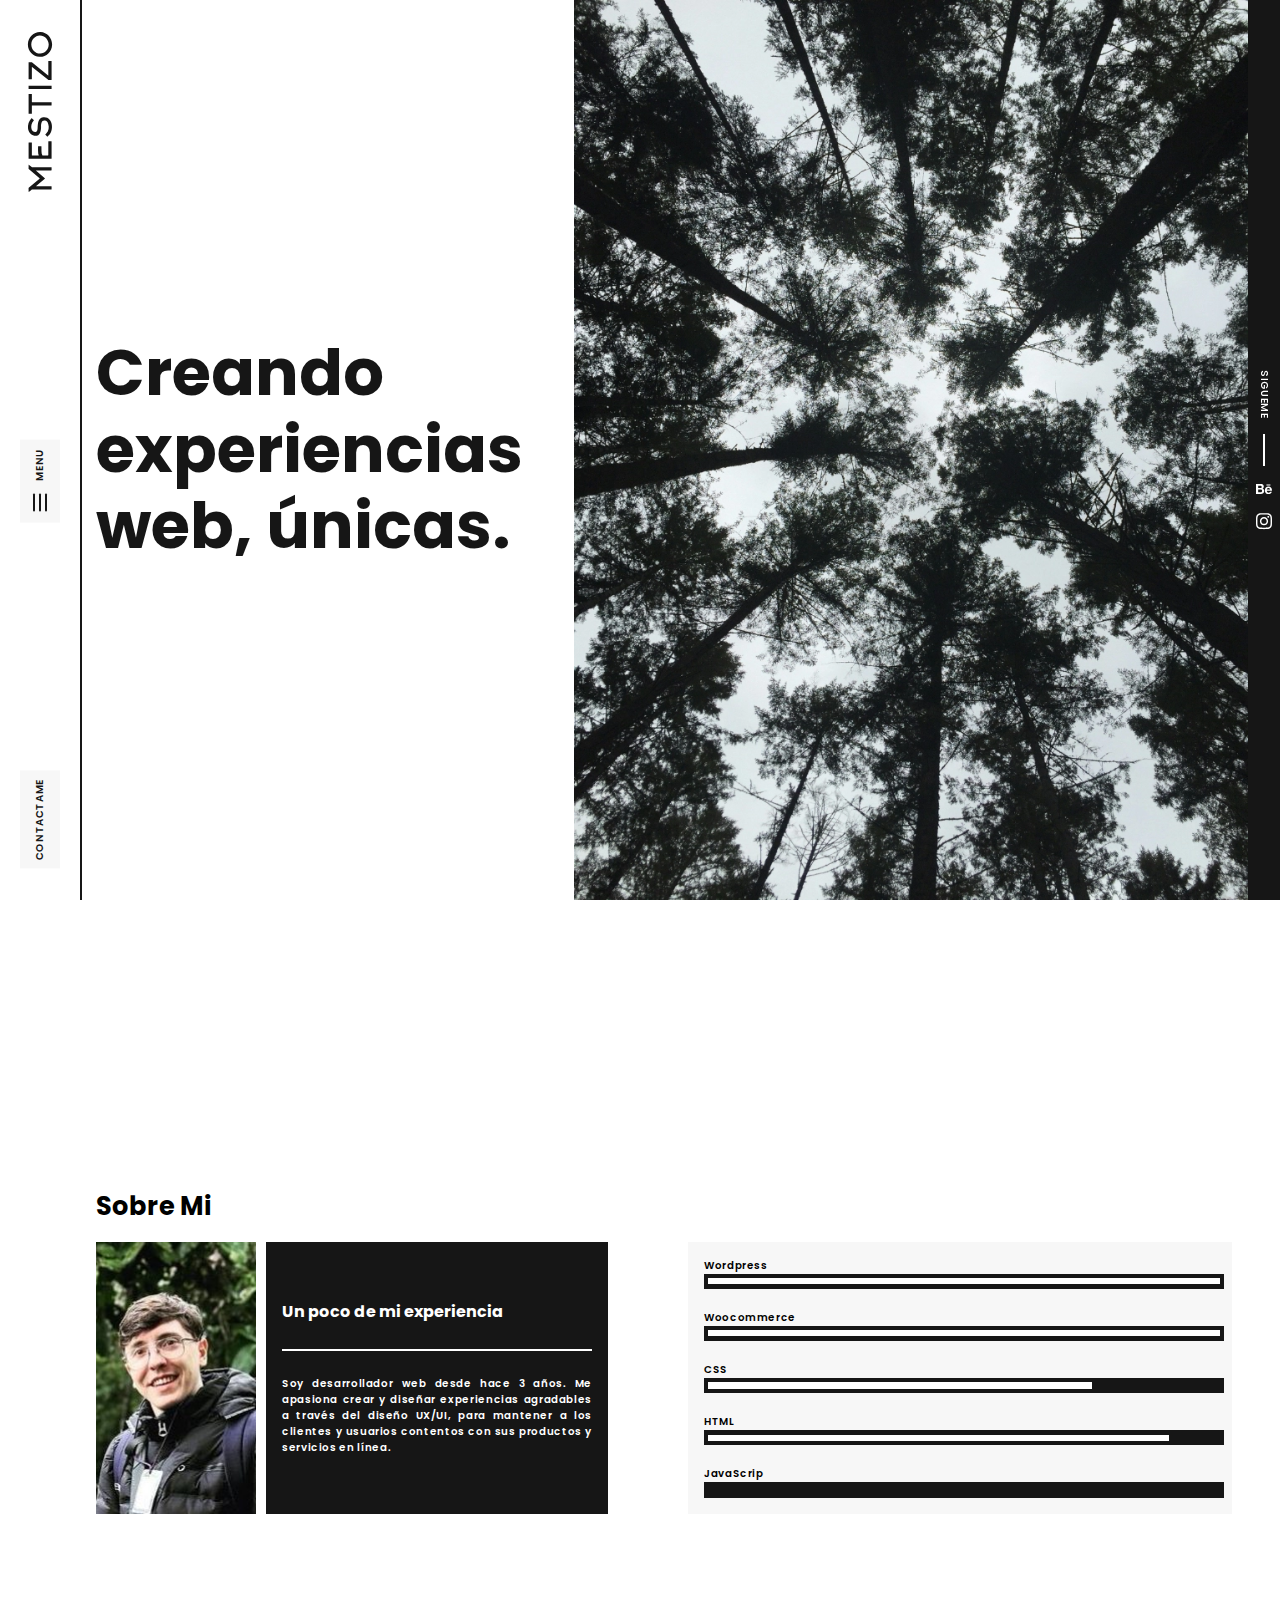
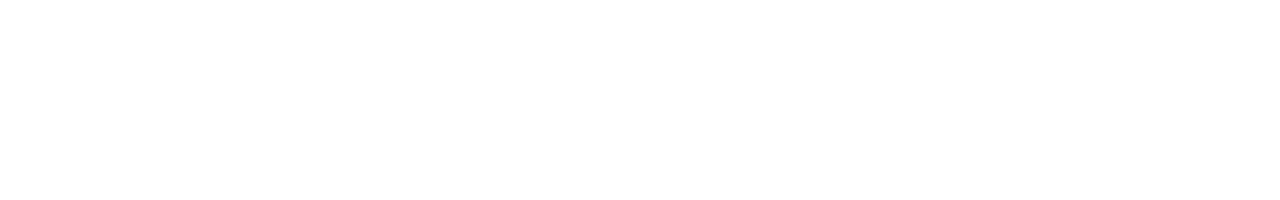
<file: Index.html>
<!DOCTYPE html>
<html lang="en">
<head>
    <meta charset="UTF-8">
    <meta name="viewport" content="width=device-width, initial-scale=1.0">
    <title>Mestizo</title>
    <meta name=description content="Mestizo - Creando experiencias webs, unicas.">
    <link rel="stylesheet" href="style.css">
    <style>
        @import url('https://fonts.googleapis.com/css2?family=Poppins:ital,wght@0,100;0,200;0,300;0,400;0,500;0,600;0,700;0,800;0,900;1,100;1,200;1,300;1,400;1,500;1,600;1,700;1,800;1,900&display=swap');
    </style>
</head>
<body>
    <!--Cabecera-->
    <header class="header-left">

        <!--Cabecera izquierda-->
        <section class="header-left">
            <svg width="100%" height="100%" viewBox="0 0 1243 8208" version="1.1" xmlns="http://www.w3.org/2000/svg" xml:space="preserve" style="fill-rule:evenodd;clip-rule:evenodd;stroke-linejoin:round;stroke-miterlimit:2;"> <g transform="matrix(6.12323e-17,-1,1,6.12323e-17,7.3069e-05,8207.2)"> <path d="M2865.99,1038.28C2857.55,1031.13 2849.69,1023.38 2842.4,1015.08C2835.77,1007.48 2836.19,995.879 2843.36,988.803L2933.49,900.012C2940.38,893.089 2951.6,892.59 2959.19,898.861C2975.17,912.285 2990.32,926.227 3004.64,940.668C3135.43,1072.03 3314.74,1099.84 3493.09,1043.46C3579.77,1016.23 3651.49,963.489 3661.65,868.178C3681.41,684.076 3478.89,676.981 3339.86,675.638C3127.95,673.72 2843.36,618.49 2882.1,331.215C2907.22,145.004 3083.84,21.694 3263.73,6.352C3460.35,-10.39 3630.84,45.224 3775.18,173.194C3782.91,180.117 3783.76,192.084 3777.1,200.042L3692.91,299.38C3689.27,303.638 3683.94,306.073 3678.36,306.073C3673.7,306.073 3669.19,304.386 3665.68,301.298C3528.89,182.265 3378.35,145.004 3214.06,189.495C3097.08,221.137 2996.4,411.567 3148.86,478.304C3171.62,488.276 3214,495.506 3276,499.974C3482.73,514.741 3800.88,506.111 3835.59,779.962C3899.26,1283.56 3178.58,1358.16 2904.54,1073.18C2896.48,1064.99 2883.63,1053.37 2865.99,1038.28Z" style="fill-rule:nonzero;"/> <path d="M8206.63,649.005C8191.77,989.42 7891.89,1257 7542.31,1241.74C7192.75,1226.47 6917.32,933.787 6932.19,593.353C6947.05,252.937 7246.92,-14.643 7596.51,0.622C7946.07,15.887 8221.49,308.57 8206.63,649.005ZM8033.69,607.985C8026.86,363.072 7811.22,167.387 7555.98,174.521C7300.75,181.655 7096.36,389.057 7103.21,633.989C7110.04,878.902 7325.69,1074.59 7580.91,1067.45C7836.15,1060.32 8040.54,852.917 8033.69,607.985Z" style="fill-rule:nonzero;"/><path d="M291.065,453.186L289.339,1197.45L289.339,1197.55C289.281,1208.08 280.671,1216.69 270.258,1216.63L270.162,1216.63L140.715,1215.48C130.302,1215.48 121.73,1206.83 121.73,1196.3L121.73,205.416C121.73,200.948 120.176,196.614 117.319,193.142L8.2,61.97C-5.741,45.343 -1.906,36.982 19.707,36.848L201.315,35.314C207.011,35.199 212.515,37.749 216.274,42.218L678.445,598.166C682.089,602.558 687.497,605.089 693.193,605.089C698.812,605.089 704.143,602.634 707.787,598.358L1179.55,42.026C1183.33,37.768 1188.77,35.333 1194.51,35.314L1372.66,36.848C1393.89,36.982 1397.84,45.286 1384.55,61.778L1276.58,195.636C1273.86,198.992 1272.37,203.249 1272.37,207.717L1272.37,1196.69C1272.37,1207.22 1263.72,1215.87 1253.19,1215.87L1123.74,1215.87C1113.12,1215.87 1104.37,1207.22 1104.37,1196.69L1104.56,451.077C1104.56,415.925 1093.31,411.763 1070.81,438.611L709.896,868.182C706.214,872.516 700.806,875.009 695.13,875.009C689.453,875.009 684.045,872.516 680.363,868.182L325.009,440.913C302.379,413.93 291.065,418.034 291.065,453.186Z" style="fill-rule:nonzero;"/><path d="M1891.02,1047.3L2581.21,1048.45C2591.74,1048.45 2600.39,1057.1 2600.39,1067.63L2600.39,1196.69C2600.39,1207.1 2591.74,1215.68 2581.21,1215.68L1718.23,1216.06C1707.7,1216.06 1699.06,1207.41 1699.06,1196.88L1699.06,55.643C1699.06,45.114 1707.7,36.465 1718.23,36.465L2514.09,36.465C2524.62,36.465 2533.27,45.114 2533.27,55.643L2533.27,184.897C2533.27,195.426 2524.62,204.075 2514.09,204.075L1890.06,204.65C1879.53,204.65 1870.88,213.299 1870.88,223.827L1871.46,536.224C1871.5,546.714 1880.15,555.325 1890.64,555.325C1892.78,555.325 1894.93,554.961 1896.97,554.251C1906.94,550.799 1916.58,547.156 1925.92,543.32C1942.41,536.282 1957.76,532.063 1971.95,530.663C2092.38,518.907 2213.06,516.223 2334.01,522.609C2344.14,523.126 2352.16,531.66 2352.04,541.786L2351.47,676.218C2351.47,686.497 2343.14,694.993 2332.86,695.204C2202.32,698.905 2117.31,700.248 2077.81,699.231C2004.41,697.313 1938.96,711.255 1881.43,741.038C1875.06,744.336 1871.06,750.933 1871.08,758.105L1871.84,1028.12C1871.94,1038.61 1880.53,1047.2 1891.02,1047.3L1891.02,1047.3Z" style="fill-rule:nonzero;"/><path d="M4604.41,210.786C4604.41,210.786 4604.41,1210.11 4604.41,1210.11C4604.41,1213.7 4601.48,1216.63 4597.89,1216.63L4443.13,1215.48C4439.54,1215.48 4436.61,1212.55 4436.61,1208.96L4436.61,210.786C4436.61,207.199 4433.68,204.265 4430.09,204.265L4016.43,204.265C4012.85,204.265 4009.91,201.331 4009.91,197.745L4009.91,42.985C4009.91,39.398 4012.85,36.464 4016.43,36.464L5014.99,36.464C5018.58,36.464 5021.52,39.398 5021.52,42.985L5021.52,197.745C5021.52,201.331 5018.58,204.265 5014.99,204.265L4610.93,204.265C4607.34,204.265 4604.41,207.199 4604.41,210.786Z" style="fill-rule:nonzero;"/><path d="M5453.2,36.963C5453.2,36.368 5452.72,35.889 5452.13,35.889L5286.28,35.889C5285.69,35.889 5285.21,36.368 5285.21,36.963L5285.21,1215.36C5285.21,1215.96 5285.69,1216.44 5286.28,1216.44L5452.13,1216.44C5452.72,1216.44 5453.2,1215.96 5453.2,1215.36L5453.2,36.963Z"/><path d="M5789.37,198.32L5787.07,42.026C5787.07,38.766 5789.75,36.081 5793.01,36.081L6651.2,36.656C6654.46,36.656 6657.14,39.341 6657.14,42.601L6655.03,201.005C6655.01,202.328 6654.53,203.613 6653.69,204.649L5969.83,1038.28C5968.93,1039.36 5968.43,1040.72 5968.43,1042.12C5968.43,1045.38 5971.11,1048.06 5974.37,1048.06L6707.77,1048.06C6711.03,1048.06 6713.71,1050.75 6713.71,1054.01L6714.48,1209.92C6714.48,1213.18 6711.8,1215.87 6708.54,1215.87L5756.19,1215.87C5752.93,1215.87 5750.25,1213.18 5750.25,1209.92L5750.25,1045.57C5750.27,1044.25 5750.75,1042.96 5751.59,1041.93L6414.74,213.854C6415.55,212.818 6415.99,211.533 6415.99,210.21C6415.99,206.95 6413.3,204.265 6410.04,204.265L5795.32,204.265C5792.06,204.265 5789.37,201.58 5789.37,198.32Z" style="fill-rule:nonzero;"/></g></svg>
            <button class="btn-90" popovertarget="menu" popovertargetaction="toggle"><svg xmlns="http://www.w3.org/2000/svg" width="24" height="24" viewBox="0 0 24 24" stroke="currentColor" stroke-width="2" stroke-linecap="round" stroke-linejoin="round" class="lucide lucide-menu"><line x1="4" x2="20" y1="12" y2="12"/><line x1="4" x2="20" y1="6" y2="6"/><line x1="4" x2="20" y1="18" y2="18"/></svg>Menu</button>
            <button class="btn-90">Contactame</button>
        </section>

    </header>
    
    <header class="header-right">
        <!--Cabecera derecha-->
        <section class="header-right">
            <p>Sigueme</p>
            <div></div>
            <form>
                <button class="btn-social-2" aria-label="behance"><svg xmlns="http://www.w3.org/2000/svg" viewBox="0 0 576 512"><!--!Font Awesome Free 6.5.2 by @fontawesome - https://fontawesome.com License - https://fontawesome.com/license/free Copyright 2024 Fonticons, Inc.--><path d="M232 237.2c31.8-15.2 48.4-38.2 48.4-74 0-70.6-52.6-87.8-113.3-87.8H0v354.4h171.8c64.4 0 124.9-30.9 124.9-102.9 0-44.5-21.1-77.4-64.7-89.7zM77.9 135.9H151c28.1 0 53.4 7.9 53.4 40.5 0 30.1-19.7 42.2-47.5 42.2h-79v-82.7zm83.3 233.7H77.9V272h84.9c34.3 0 56 14.3 56 50.6 0 35.8-25.9 47-57.6 47zm358.5-240.7H376V94h143.7v34.9zM576 305.2c0-75.9-44.4-139.2-124.9-139.2-78.2 0-131.3 58.8-131.3 135.8 0 79.9 50.3 134.7 131.3 134.7 61.3 0 101-27.6 120.1-86.3H509c-6.7 21.9-34.3 33.5-55.7 33.5-41.3 0-63-24.2-63-65.3h185.1c.3-4.2 .6-8.7 .6-13.2zM390.4 274c2.3-33.7 24.7-54.8 58.5-54.8 35.4 0 53.2 20.8 56.2 54.8H390.4z"/></svg></button>
                <button class="btn-social-2" aria-label="instagram"><svg xmlns="http://www.w3.org/2000/svg" viewBox="0 0 448 512"><!--!Font Awesome Free 6.5.2 by @fontawesome - https://fontawesome.com License - https://fontawesome.com/license/free Copyright 2024 Fonticons, Inc.--><path d="M224.1 141c-63.6 0-114.9 51.3-114.9 114.9s51.3 114.9 114.9 114.9S339 319.5 339 255.9 287.7 141 224.1 141zm0 189.6c-41.1 0-74.7-33.5-74.7-74.7s33.5-74.7 74.7-74.7 74.7 33.5 74.7 74.7-33.6 74.7-74.7 74.7zm146.4-194.3c0 14.9-12 26.8-26.8 26.8-14.9 0-26.8-12-26.8-26.8s12-26.8 26.8-26.8 26.8 12 26.8 26.8zm76.1 27.2c-1.7-35.9-9.9-67.7-36.2-93.9-26.2-26.2-58-34.4-93.9-36.2-37-2.1-147.9-2.1-184.9 0-35.8 1.7-67.6 9.9-93.9 36.1s-34.4 58-36.2 93.9c-2.1 37-2.1 147.9 0 184.9 1.7 35.9 9.9 67.7 36.2 93.9s58 34.4 93.9 36.2c37 2.1 147.9 2.1 184.9 0 35.9-1.7 67.7-9.9 93.9-36.2 26.2-26.2 34.4-58 36.2-93.9 2.1-37 2.1-147.8 0-184.8zM398.8 388c-7.8 19.6-22.9 34.7-42.6 42.6-29.5 11.7-99.5 9-132.1 9s-102.7 2.6-132.1-9c-19.6-7.8-34.7-22.9-42.6-42.6-11.7-29.5-9-99.5-9-132.1s-2.6-102.7 9-132.1c7.8-19.6 22.9-34.7 42.6-42.6 29.5-11.7 99.5-9 132.1-9s102.7-2.6 132.1 9c19.6 7.8 34.7 22.9 42.6 42.6 11.7 29.5 9 99.5 9 132.1s2.7 102.7-9 132.1z"/></svg></button>
            </form>

        </section>

        <!--Menu off-canva-->
        <section id="menu" popover="manual">

            <form><button type="button" class="btn-close" popovertarget="menu" popovertargetaction="hide"><svg xmlns="http://www.w3.org/2000/svg" width="24" height="24" viewBox="0 0 24 24" fill="none" stroke="currentColor" stroke-width="2" stroke-linecap="round" stroke-linejoin="round" class="lucide lucide-x"><path d="M18 6 6 18"/><path d="m6 6 12 12"/></svg></button></form><form>
                <button class="btn-menu" type="button" popovertarget="menu" popovertargetaction="hide" onclick="window.location.href =''">Inicio</button>
                <button class="btn-menu" type="button" popovertarget="menu" popovertargetaction="hide" onclick="window.location.href ='#sobre-mi'">Sobre Mi</button>
            </form>

            <section>
                <form id="social">
                    <button class="btn-social" aria-label="instagram"><svg xmlns="http://www.w3.org/2000/svg" viewBox="0 0 448 512"><!--!Font Awesome Free 6.5.2 by @fontawesome - https://fontawesome.com License - https://fontawesome.com/license/free Copyright 2024 Fonticons, Inc.--><path d="M224.1 141c-63.6 0-114.9 51.3-114.9 114.9s51.3 114.9 114.9 114.9S339 319.5 339 255.9 287.7 141 224.1 141zm0 189.6c-41.1 0-74.7-33.5-74.7-74.7s33.5-74.7 74.7-74.7 74.7 33.5 74.7 74.7-33.6 74.7-74.7 74.7zm146.4-194.3c0 14.9-12 26.8-26.8 26.8-14.9 0-26.8-12-26.8-26.8s12-26.8 26.8-26.8 26.8 12 26.8 26.8zm76.1 27.2c-1.7-35.9-9.9-67.7-36.2-93.9-26.2-26.2-58-34.4-93.9-36.2-37-2.1-147.9-2.1-184.9 0-35.8 1.7-67.6 9.9-93.9 36.1s-34.4 58-36.2 93.9c-2.1 37-2.1 147.9 0 184.9 1.7 35.9 9.9 67.7 36.2 93.9s58 34.4 93.9 36.2c37 2.1 147.9 2.1 184.9 0 35.9-1.7 67.7-9.9 93.9-36.2 26.2-26.2 34.4-58 36.2-93.9 2.1-37 2.1-147.8 0-184.8zM398.8 388c-7.8 19.6-22.9 34.7-42.6 42.6-29.5 11.7-99.5 9-132.1 9s-102.7 2.6-132.1-9c-19.6-7.8-34.7-22.9-42.6-42.6-11.7-29.5-9-99.5-9-132.1s-2.6-102.7 9-132.1c7.8-19.6 22.9-34.7 42.6-42.6 29.5-11.7 99.5-9 132.1-9s102.7-2.6 132.1 9c19.6 7.8 34.7 22.9 42.6 42.6 11.7 29.5 9 99.5 9 132.1s2.7 102.7-9 132.1z"/></svg></button>
                <button class="btn-social" aria-label="behance"><svg xmlns="http://www.w3.org/2000/svg" viewBox="0 0 448 512"><!--!Font Awesome Free 6.5.2 by @fontawesome - https://fontawesome.com License - https://fontawesome.com/license/free Copyright 2024 Fonticons, Inc.--><path d="M380.9 97.1C339 55.1 283.2 32 223.9 32c-122.4 0-222 99.6-222 222 0 39.1 10.2 77.3 29.6 111L0 480l117.7-30.9c32.4 17.7 68.9 27 106.1 27h.1c122.3 0 224.1-99.6 224.1-222 0-59.3-25.2-115-67.1-157zm-157 341.6c-33.2 0-65.7-8.9-94-25.7l-6.7-4-69.8 18.3L72 359.2l-4.4-7c-18.5-29.4-28.2-63.3-28.2-98.2 0-101.7 82.8-184.5 184.6-184.5 49.3 0 95.6 19.2 130.4 54.1 34.8 34.9 56.2 81.2 56.1 130.5 0 101.8-84.9 184.6-186.6 184.6zm101.2-138.2c-5.5-2.8-32.8-16.2-37.9-18-5.1-1.9-8.8-2.8-12.5 2.8-3.7 5.6-14.3 18-17.6 21.8-3.2 3.7-6.5 4.2-12 1.4-32.6-16.3-54-29.1-75.5-66-5.7-9.8 5.7-9.1 16.3-30.3 1.8-3.7 .9-6.9-.5-9.7-1.4-2.8-12.5-30.1-17.1-41.2-4.5-10.8-9.1-9.3-12.5-9.5-3.2-.2-6.9-.2-10.6-.2-3.7 0-9.7 1.4-14.8 6.9-5.1 5.6-19.4 19-19.4 46.3 0 27.3 19.9 53.7 22.6 57.4 2.8 3.7 39.1 59.7 94.8 83.8 35.2 15.2 49 16.5 66.6 13.9 10.7-1.6 32.8-13.4 37.4-26.4 4.6-13 4.6-24.1 3.2-26.4-1.3-2.5-5-3.9-10.5-6.6z"/></svg></button>
                </form>
                <P>Rio Primero, Cordoba, Argentina</p>
            </section>

        </section>

    </header>

    <!--Contenido-->
    <main class="slide">

        <section class="uno">
            <h2>Creando experiencias<br>web, únicas.</h2>
            <img src="assets/Banner-principal.webp" alt="">
        </section>

        <section id="sobre-mi" class="dos">
            <h3>Sobre Mi</h3>
            
            <section class="contenido-sobre-mi">
               
                <section id="experiencia">

                    <div id="foto-perfil"></div>
                    <article>
                        <h4>Un poco de mi experiencia</h4>
                        <div id="separador"></div>
                        <p>Soy desarrollador web desde hace 3 años. Me apasiona crear y diseñar experiencias agradables a través del diseño UX/UI, para mantener a los clientes y usuarios contentos con sus productos y servicios en línea.</p>
                    </article>

                </section>

                <section id="habilidades">
                    
                    <div class="porcentaje">
                        <p>Wordpress</p>
                        <div id="fondo-barra"><div id="bar-wordpress"></div></div>
                    </div>

                    <div class="porcentaje">
                        <p>Woocommerce</p>
                        <div id="fondo-barra"><div id="bar-woocommerce"></div></div>
                    </div>

                    <div class="porcentaje">
                        <p>CSS</p>
                        <div id="fondo-barra"><div id="bar-css"></div></div>
                    </div>

                    <div class="porcentaje">
                        <p>HTML</p>
                        <div id="fondo-barra"><div id="bar-html"></div></div>
                    </div>

                    
                    <div class="porcentaje">
                        <p>JavaScrip</p>
                        <div id="fondo-barra"><div id="bar-js"></div></div>
                    </div>

                </section>

            </section>

        </section>

    </main>


</body>
</html>
</file>
<file: style.css>
:root {
    --color-primario: #161616;
    --color-secundario: #ffffff;
    --color-gris: #f7f7f7;
}

* {
    margin: 0;
    padding: 0;
    font-family: poppins, serif;
}

:focus-visible {
    outline: none;
}

::-webkit-scrollbar {
    display: none;
}

html {
    width: 100vw;
}

body {
    user-select: none;
    background-color: white;
}

/*BOTONES*/

p {
    font-size: 0.8vw;
    font-weight: 600;
    letter-spacing: 0.05vw;
    font-family: poppins;
}

h2 {
    color: var(--color-primario);
    font-family: poppins;
}

h3 {
    font-size: 2vw;
}

h4 {
}

button {
    display: flex;
    justify-content: center;
    align-items: center;
    padding: 8px 8px;
    margin: 0;
    background: none;
    box-shadow: none;
    border: none;
    overflow: hidden;
}

    /*Boton 90°*/
    .btn-90 {
        color: var(--color-primario);
        background-color: var(--color-gris);
        width: 2.5rem;
        text-transform: uppercase;
        writing-mode: vertical-rl;
        transform: rotate(180deg);
        gap: 10px;
        transition: all 0.5s 0s;
        padding-bottom: 9px;
        font-size: 0.8vw;
        font-weight: 600;
        letter-spacing: 0.05vw;
    }

        .btn-90>svg {
            transform: rotate(90deg);
        }

        .btn-90::before  {
            content: '';
            position: absolute;
            left: 0;
            bottom: 0;
            width: 100%;
            height: 100%;
            background-color: var(--color-primario);
            transform: translateY(100%);
            transition: all 0.3s;
            z-index: -150;
        }

        .btn-90:hover::before {
            transform: translateX(0);
            width: 100%;
            height: 100%;
            color: var(--color-secundario);

        }

        .btn-90:hover {
            color: var(--color-secundario);
        }


    /*Boton de cerrar*/
    .btn-close {
        background-color: white;
        transition: all 0.5s 0s;
    }

        .btn-close>svg {
            color: var(--color-primario);
        }

    /*Boton Menu*/
    .btn-menu {
        color: var(--color-secundario);
        padding: 0 0 0 0;
        overflow: hidden;
        width: auto;
        text-transform: uppercase;
        transition: all 0.5s;
        z-index: 0;
        font-size: 4vw;
    }

    .btn-menu::before {
        content: "";
        margin-right: 1rem; 
        background-color: var(--color-secundario);
        width: 2px;
        height: 5rem;
        z-index: -1;
        transform: translateY(100vh);
        transition: all 0.3s 
        
    }

    .btn-menu:hover::before {
        transform: translateY(0%);
        width: 2px;
        height: 5rem;
    }


    .btn-menu:hover {
        color: var(--color-primario);
        -webkit-text-stroke: 1px var(--color-secundario);
        transition: all 0.3s;
    }

    /*Boton redes sociales*/
    .btn-social {
        color: var(--color-primario);
        background-color: var(--color-secundario);
        height: 3rem;
        width: 3rem;
        gap: 10px;
        transition: all 0.5s 0s;
    }

        .btn-social>svg {
            width: 1.2rem;
            height: auto;
            fill: currentColor;
        }
    
    .btn-social-2 {
        padding: 0;
        margin: 0;
    }

    .btn-social-2>svg {
        width: 1rem;
        height: auto;
        fill: var(--color-secundario);
    }



/*CABECERA*/
header {
    display: flex;
    flex-direction: row;
    position: fixed;
    height: 100vh;
}

    /*Animaciones*/
    @keyframes scale-up-hor-left{0%{transform:scaleX(.4);transform-origin:0 0}100%{transform:scaleX(1);transform-origin:0 0}}

    @keyframes fade-in{0%{opacity:0}100%{opacity:1}}

    /*Cabecera derecha*/
    .header-right {
        display: flex;
        flex-direction: column;
        justify-content: center;
        align-items: center;
        width: 2rem;
        background-color:var(--color-primario);
        gap: 1rem;
        right: 0;
    }

        .header-right>p {
            align-content: center;
            color: var(--color-secundario);
            writing-mode: vertical-lr;
            transform: rotate(360deg);
            width: 2.5rem;
            text-transform: uppercase;
            font-weight: 500;
        }

        .header-right>form {
            display: flex;
            flex-direction: column;
            gap: 1rem;
        }
        .header-right>div {
            width: 2px;
            height: 2rem;
            background-color: var(--color-secundario);
        }

    /*Cabecera izquierda*/
    header .header-left {
        display: flex;
        flex-direction: column;
        justify-content: space-between;
        align-items: center;
        padding: 2rem 0;
        width: 5rem;
        background-color: var(--color-secundario);
        border-width: 0 2px 0 0;
        border-style: solid;
        border-color: var(--color-primario);
    }

    header .header-left>svg {
        height: 10rem;
        fill: var(--color-primario);
    }

    /*Menu*/
    [popover]:popover-open {
        display: flex;
        animation:scale-up-hor-left .4s cubic-bezier(.39,.575,.565,1.000) both;
    }

   #menu {
        overflow: hidden;
        flex-direction: row;
        align-items: center;
        justify-content: space-between;
        width: 100%;
        height: 100vh;
        border: 0;
        background-color: var(--color-primario);  
    }

    #menu>form {
        padding-left: 5vw;
    }

    #menu>section {
        display: flex;
        height: 25vw;
        flex-direction: column;
        justify-content: center;
        gap: 3rem;
        padding-right: 5vw;
    }

    #menu>section>p {
        color: var(--color-secundario);
    }

    #menu>form {
        position: relative;
        display: flex;
        flex-direction: column;
        align-items: start;
        gap: 2rem;
        z-index: 0;
        overflow: hidden;
    }

    #menu *{
        animation:fade-in .4s cubic-bezier(.39,.575,.565,1.000) 0.4s both;
    }

    #social {
        position: relative;
        display: flex;
        flex-direction: row;
        align-items: start;
        gap: 1rem;
    }


/*Contenido*/
.slide {
    display: block;
    align-content: start;
    margin: 0 2rem 0 5rem;
}
    .uno {
        display: flex;
        flex-direction: row;
        justify-content: space-between;
        align-items: center;
        height: 100vh;
    }

        .uno>img {
            height: 100vh;
        }

        .uno>h2 {
            font-size:5vw;
            line-height: 6vw;
            padding-left: 1rem;
        }

    .dos {
        display: flex;
        flex-direction: column;
        justify-content: center;
        gap: 1rem;
        align-items: start;
        padding: 0 1rem;
        height: 100vh;
    }

        .contenido-sobre-mi{
            display: flex;
            flex-direction: row;
            gap: 5rem;
        }

            #experiencia {
                display: flex;
                flex-direction: row;
                align-items: start;
                width: 50%;
                height: auto;
                gap: 10px;
            }

                #experiencia>article {
                    display: flex;
                    background-color: var(--color-primario);
                    flex-direction: column;
                    justify-content: center;
                    height: 100%;
                    padding: 0;
                    gap: 25px;
                    padding: 1rem;
                    box-sizing: border-box;
                }

                #experiencia>article>p {
                    color: var(--color-secundario);
                    text-align: justify;
                }

                #experiencia>article>h4 {
                    color: var(--color-secundario);
                }

                #foto-perfil {
                    min-width: 160px;
                    width: 100%;
                    height: 100%;
                    background-image: url(assets/foto-perfil.jpg);
                    background-position: center;
                    background-size: cover;
                }

                #separador {
                    width: 100%;
                    height: 2px;
                    background-color: var(--color-secundario);
                }
            
            #habilidades {
                background-color: var(--color-gris);
                width: 50%;
                height: 15rem;
                padding: 1rem;
                display: flex;
                flex-direction: column;
                justify-content: space-between;
            }

                .porcentaje {
                    margin: 0;
                    padding: 0;
                }

                    .porcentaje>p {
                    }

                    #fondo-barra {
                        align-content: center;
                        width: 100%;
                        height: 0.7rem;
                        background-color: var(--color-primario);
                        z-index: 0;
                        padding: 2px 4px;
                        box-sizing: content-box;
                    }

                    #bar-wordpress {
                        width: 100%;
                        height: 0.4rem;
                        background-color: var(--color-secundario);
                    }

                    
                    #bar-woocommerce {
                        width: 100%;
                        height: 0.4rem;
                        background-color: var(--color-secundario);
                    }

                    #bar-css {
                        width: 75%;
                        height: 0.4rem;
                        background-color: var(--color-secundario);
                    }

                    #bar-html {
                        width: 90%;
                        height: 0.4rem;
                        background-color: var(--color-secundario);
                    }

                    #bar-js {
                        width: 0%;
                        height: 0.4rem;
                        background-color: var(--color-secundario);
                    }
</file>
